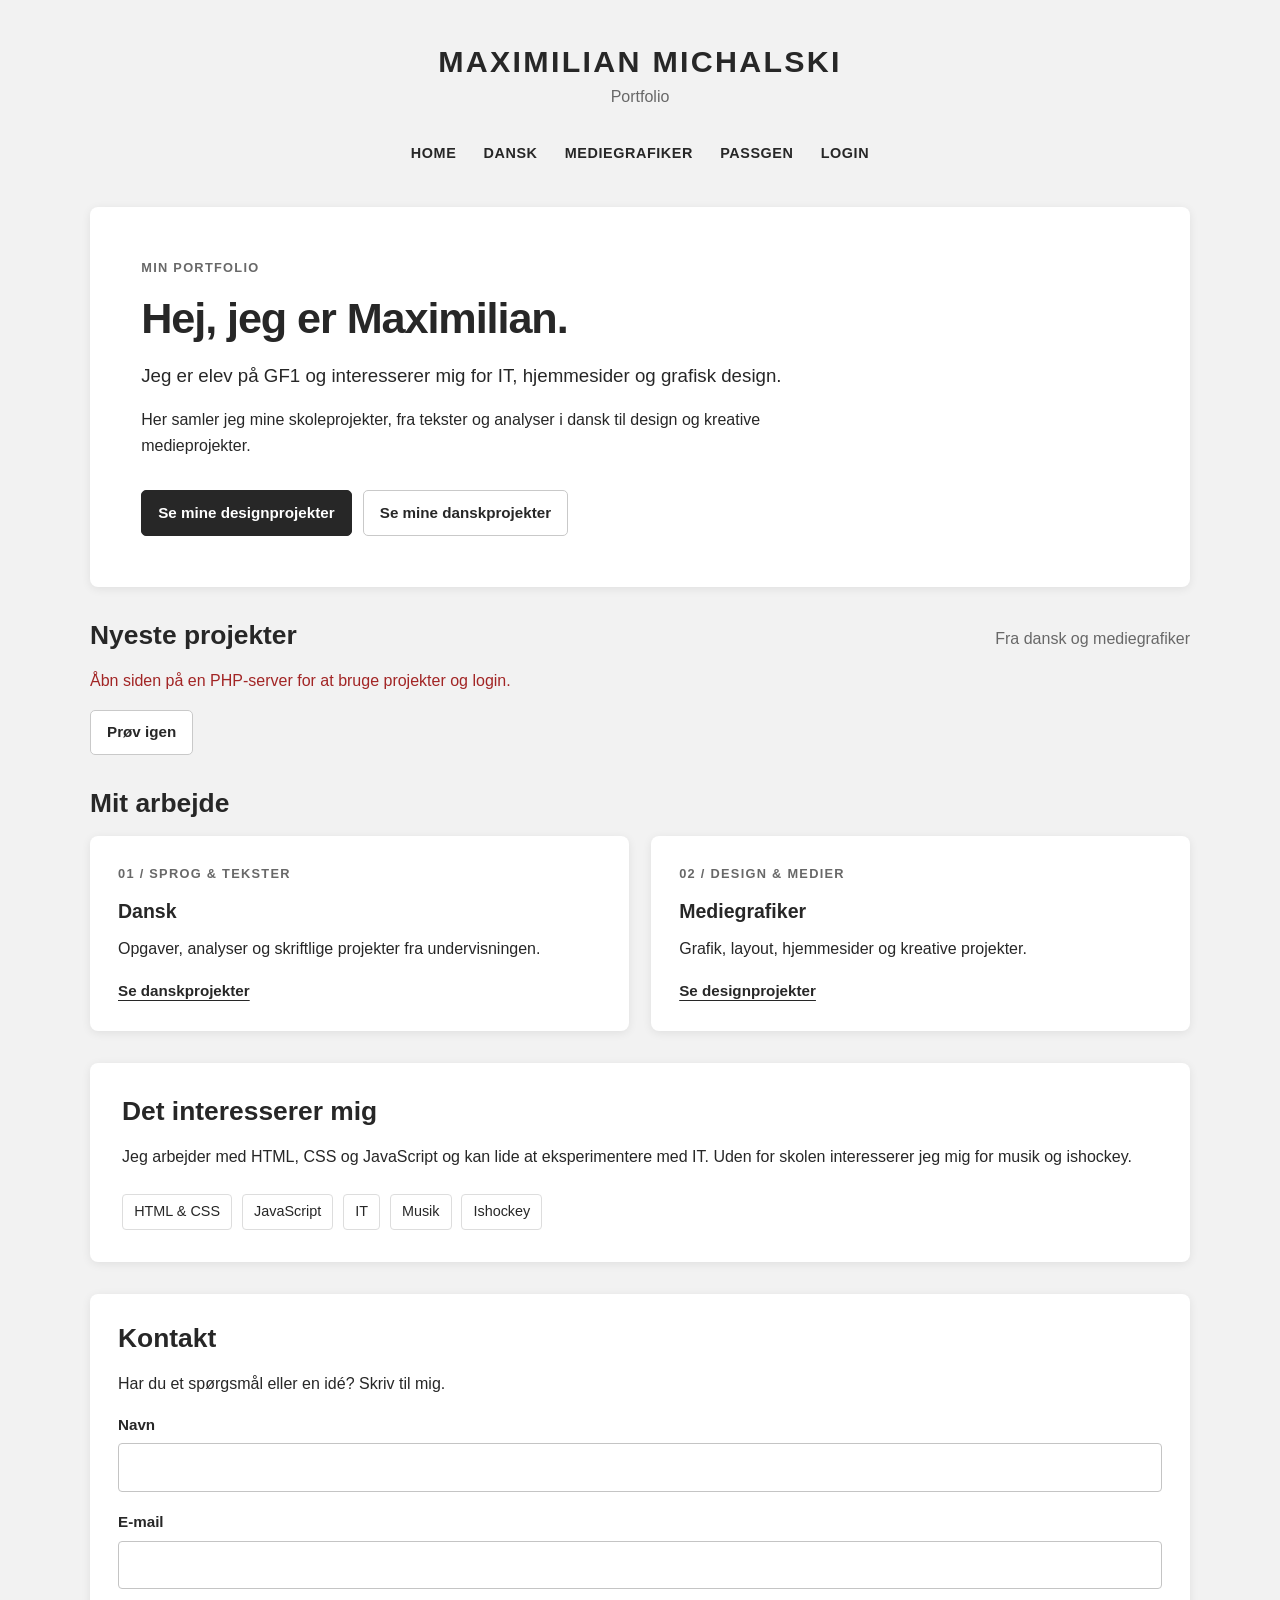
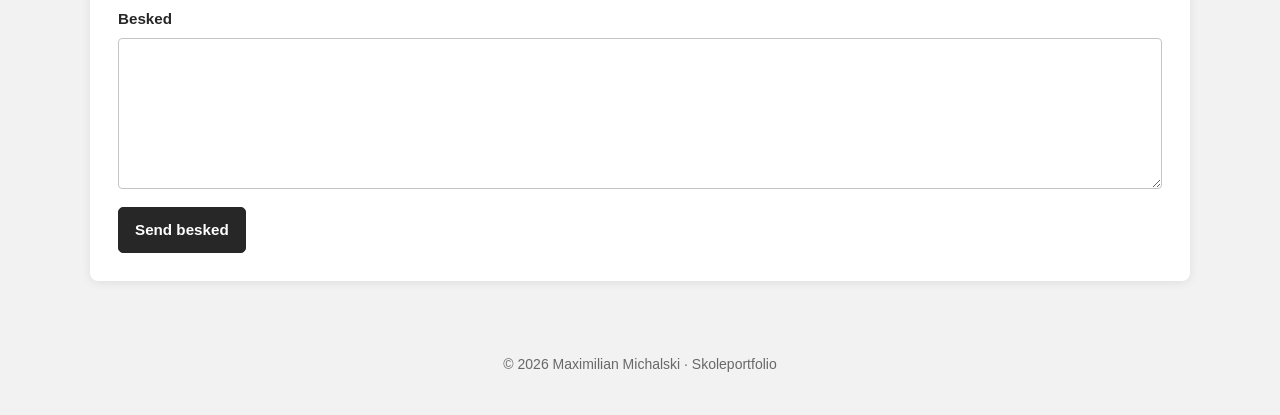
<file: index.html>
<!DOCTYPE html>
<html lang="da">
    <head>
        <meta charset="utf-8">
        <meta name="viewport" content="width=device-width, initial-scale=1">
        <meta name="description" content="Maximilian Michalskis portfolio med projekter i dansk og mediegrafik.">
        <title>Home · Maximilian Michalski</title>
        <link rel="stylesheet" href="style.css">
        <script src="script.js?v=9" defer></script>
    </head>
    <body data-page="home">
        <a class="skip-link" href="#main">Spring til indhold</a>
        <header class="site-header">
            <h1>MAXIMILIAN MICHALSKI</h1>
            <p class="site-subtitle">Portfolio</p>
            <nav aria-label="Hovedmenu">
                <a href="index.html" data-page="home">HOME</a>
                <a href="dansk.html" data-page="dansk">DANSK</a>
                <a href="mediegrafiker.html" data-page="mediegrafiker">MEDIEGRAFIKER</a>
                <a href="passgen.html" data-page="passgen">PASSGEN</a>
                <a href="login.html" data-auth-link>LOGIN</a>
                <button type="button" class="nav-logout" data-logout hidden>LOG UD</button>
            </nav>
        </header>
        <main id="main" class="container">
            <section class="card hero">
                <p class="eyebrow">MIN PORTFOLIO</p>
                <h2 data-edit="hero_title" data-label="Forside: overskrift">Hej, jeg er Maximilian.</h2>
                <p class="lead" data-edit="hero_lead" data-label="Forside: indledning">Jeg er elev på GF1 og interesserer mig for IT, hjemmesider og grafisk design.</p>
                <p data-edit="hero_text" data-label="Forside: tekst">Her samler jeg mine skoleprojekter, fra tekster og analyser i dansk til design og kreative medieprojekter.</p>
                <div class="actions">
                    <a class="button" href="mediegrafiker.html">Se mine designprojekter</a>
                    <a class="button button-secondary" href="dansk.html">Se mine danskprojekter</a>
                </div>
            </section>
            <section aria-labelledby="latest-heading">
                <div class="section-heading">
                    <h2 id="latest-heading">Nyeste projekter</h2>
                    <span class="muted">Fra dansk og mediegrafiker</span>
                </div>
                <p id="projects-status" class="status" role="status">Henter projekter…</p>
                <div id="posts" class="grid three-columns" data-latest="3">

                </div>
                <button class="button button-secondary" id="retry-posts" type="button" hidden>Prøv igen</button>
            </section>
            <section aria-labelledby="work-heading">
            <div class="section-heading">
                <h2 id="work-heading">Mit arbejde</h2>
            </div>
            <div class="grid two-columns">
                <article class="card">
                    <p class="eyebrow">01 / SPROG &amp; TEKSTER</p>
                    <h3>Dansk</h3>
                    <p>Opgaver, analyser og skriftlige projekter fra undervisningen.</p>
                    <a class="text-link" href="dansk.html">Se danskprojekter</a>
                </article>
                <article class="card">
                    <p class="eyebrow">02 / DESIGN &amp; MEDIER</p>
                    <h3>Mediegrafiker</h3>
                    <p>Grafik, layout, hjemmesider og kreative projekter.</p>
                    <a class="text-link" href="mediegrafiker.html">Se designprojekter</a>
                </article>
            </div>
            </section>
            <section class="card about">
                <h2 data-edit="about_title" data-label="Forside: overskrift om mig">Det interesserer mig</h2>
                <p data-edit="about_text" data-label="Forside: om mig">
                    Jeg arbejder med HTML, CSS og JavaScript og kan lide at eksperimentere
                    med IT. Uden for skolen interesserer jeg mig for musik og ishockey.
                </p>
                <ul class="skills" aria-label="Interesser og værktøjer">
                    <li>HTML &amp; CSS</li>
                    <li>JavaScript</li>
                    <li>IT</li>
                    <li>Musik</li>
                    <li>Ishockey</li>
                </ul>
            </section>
            <section class="card" aria-labelledby="contact-heading">
                <h2 id="contact-heading">Kontakt</h2>
                <p>Har du et spørgsmål eller en idé? Skriv til mig.</p>
                <p id="contact-status" class="status" role="status"></p>
                <form id="contact-form">
                    <label for="c-name">Navn</label>
                    <input id="c-name" name="name" maxlength="100" autocomplete="name" required>
                    <label for="c-email">E-mail</label>
                    <input id="c-email" name="email" type="email" maxlength="200" autocomplete="email" required>
                    <label for="c-text">Besked</label>
                    <textarea id="c-text" name="text" rows="5" maxlength="5000" required></textarea>
                    <div class="hp" aria-hidden="true"><label>Website <input name="website" tabindex="-1" autocomplete="off"></label></div>
                    <button class="button" type="submit">Send besked</button>
                </form>
            </section>
        </main>
        <footer class="site-footer">
            <p>© <span data-year>2026</span> Maximilian Michalski · Skoleportfolio</p>
        </footer>
        <noscript>
            <p class="noscript">Aktivér JavaScript for at vise projekter og bruge login.</p>
        </noscript>
    </body>
</html>
</file>
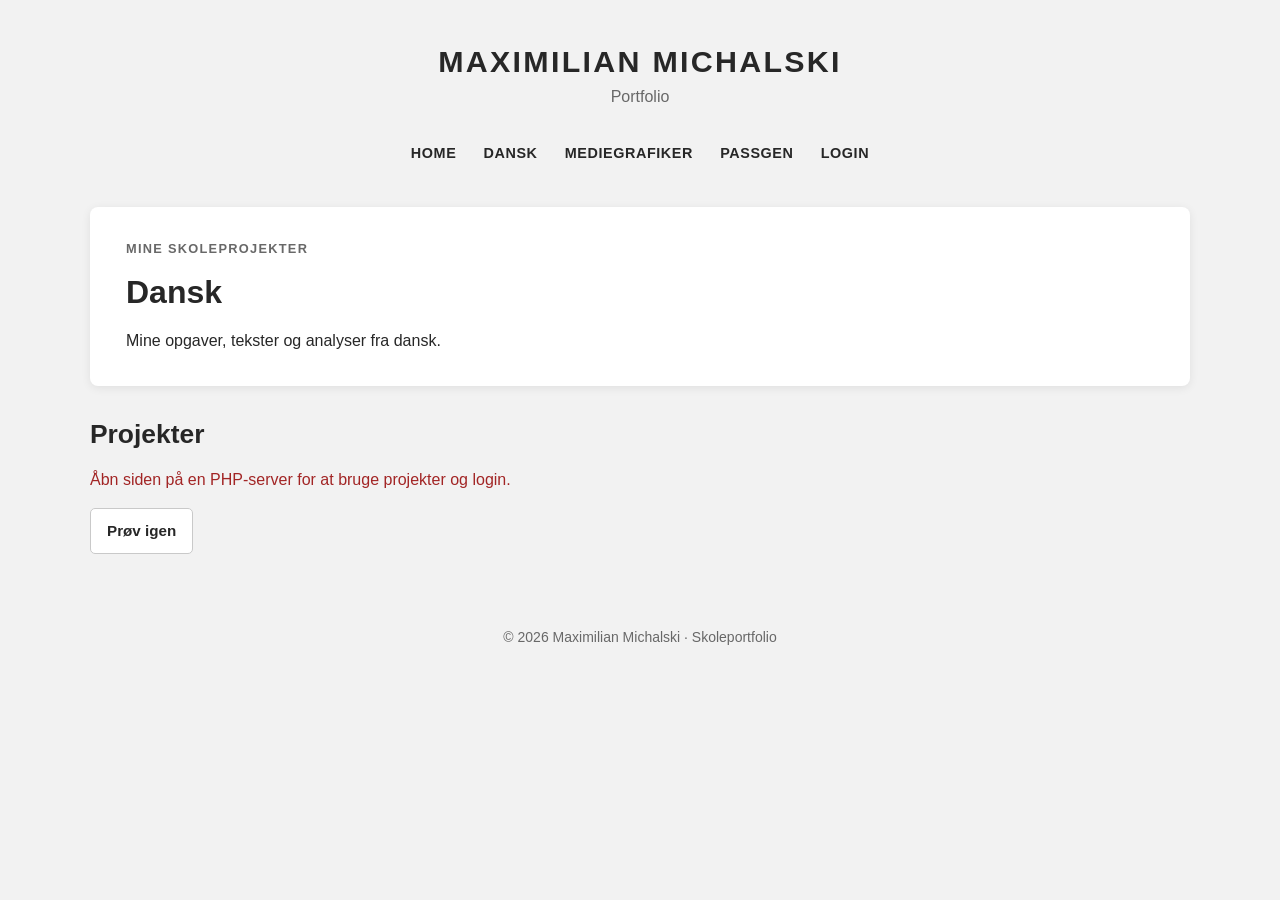
<file: dansk.html>
<!DOCTYPE html>
<html lang="da">
    <head>
        <meta charset="utf-8">
        <meta name="viewport" content="width=device-width, initial-scale=1">
        <meta name="description" content="Maximilian Michalskis portfolio med projekter i dansk og mediegrafik.">
        <title>Dansk · Maximilian Michalski</title>
        <link rel="stylesheet" href="style.css">
        <script src="script.js?v=9" defer></script>
    </head>
    <body data-page="dansk">
        <a class="skip-link" href="#main">Spring til indhold</a>
        <header class="site-header">
            <h1>MAXIMILIAN MICHALSKI</h1>
            <p class="site-subtitle">Portfolio</p>
            <nav aria-label="Hovedmenu">
                <a href="index.html" data-page="home">HOME</a>
                <a href="dansk.html" data-page="dansk">DANSK</a>
                <a href="mediegrafiker.html" data-page="mediegrafiker">MEDIEGRAFIKER</a>
                <a href="passgen.html" data-page="passgen">PASSGEN</a>
                <a href="login.html" data-auth-link>LOGIN</a>
                <button type="button" class="nav-logout" data-logout hidden>LOG UD</button>
            </nav>
        </header>
        <main id="main" class="container">
            <section class="card page-intro">
                <p class="eyebrow">MINE SKOLEPROJEKTER</p>
                <h2>Dansk</h2>
                <p data-edit="dansk_intro" data-label="Dansk: introtekst">Mine opgaver, tekster og analyser fra dansk.</p>
            </section>
            <section aria-label="Danskprojekter">
                <div class="section-heading">
                    <h2>Projekter</h2>
                    <span id="post-count" class="muted"></span>
                </div>
                <p id="projects-status" class="status" role="status">Henter projekter…</p>
                <div id="posts" class="grid two-columns" data-category="dansk"></div>
                <button class="button button-secondary" id="retry-posts" type="button" hidden>Prøv igen</button>
            </section>
        </main>
        <footer class="site-footer">
            <p>© <span data-year>2026</span> Maximilian Michalski · Skoleportfolio</p>
        </footer>
        <noscript>
            <p class="noscript">Aktivér JavaScript for at vise projekter og bruge login.</p>
        </noscript>
    </body>
</html>
</file>
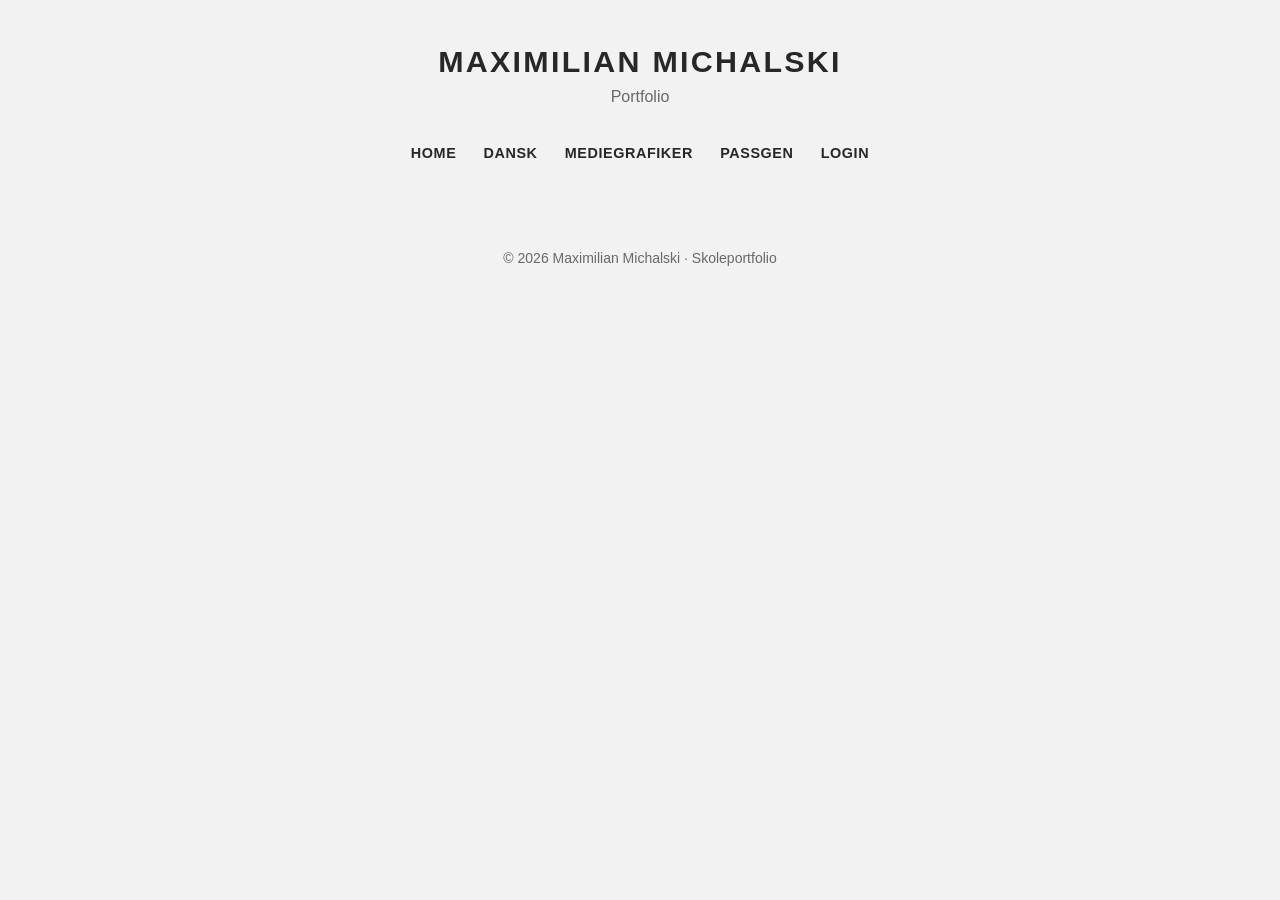
<file: dashboard.html>
<!DOCTYPE html>
<html lang="da">
    <head>
        <meta charset="utf-8">
        <meta name="viewport" content="width=device-width, initial-scale=1">
        <meta name="description" content="Maximilian Michalskis portfolio med projekter i dansk og mediegrafik.">
        <title>Dashboard · Maximilian Michalski</title>
        <link rel="stylesheet" href="style.css">
        <script src="script.js?v=9" defer></script>
        <script src="admin.js" defer></script>
    </head>
    <body data-page="dashboard">
        <a class="skip-link" href="#main">Spring til indhold</a>
        <header class="site-header">
            <h1>MAXIMILIAN MICHALSKI</h1>
            <p class="site-subtitle">Portfolio</p>
            <nav aria-label="Hovedmenu">
                <a href="index.html" data-page="home">HOME</a>
                <a href="dansk.html" data-page="dansk">DANSK</a>
                <a href="mediegrafiker.html" data-page="mediegrafiker">MEDIEGRAFIKER</a>
                <a href="passgen.html" data-page="passgen">PASSGEN</a>
                <a href="login.html" data-auth-link>LOGIN</a>
                <button type="button" class="nav-logout" data-logout hidden>LOG UD</button>
            </nav>
        </header>
        <main id="main" class="container">
            <section class="card page-intro">
                <p class="eyebrow">DIT ARBEJDSOMRÅDE</p>
                <h2>Dashboard</h2>
                <p>Upload et projekt, og vælg hvor det skal vises.</p>
                <div class="dashboard-stats">
                    <span>Projekter i alt: <strong id="total-count">0</strong></span>
                    <span><strong id="dansk-count">0</strong> i dansk</span>
                    <span><strong id="media-count">0</strong> i mediegrafiker</span>
                </div>
            </section>
            <nav class="tabs" aria-label="Dashboard-sektioner">
                <button type="button" class="button button-secondary" data-tab="projects" aria-pressed="true">Projekter</button>
                <button type="button" class="button button-secondary" data-tab="look" aria-pressed="false">Udseende</button>
                <button type="button" class="button button-secondary" data-tab="inbox" aria-pressed="false">Beskeder <span id="unread-badge"></span></button>
                <button type="button" class="button button-secondary" data-tab="stats" aria-pressed="false">Statistik</button>
            </nav>
            <div class="dashboard-grid" id="panel-projects" data-panel>
                <section class="card editor" aria-labelledby="editor-title">
                    <h2 id="editor-title">Nyt projekt</h2>
                    <p id="editor-status" class="status" role="status"></p>
                    <form id="project-form">
                        <input type="hidden" id="post-id" name="id">
                        <label for="title">Titel <span aria-hidden="true">*</span></label>
                        <input id="title" name="title" maxlength="120" required>
                        <div class="form-row">
                            <div>
                                <label for="category">Kategori</label>
                                <select id="category" name="category">
                                    <option value="dansk">Dansk</option>
                                    <option value="mediegrafiker">Mediegrafiker</option>
                                </select>
                            </div>
                            <div>
                                <label for="date">Dato</label>
                                <input id="date" name="date" type="date" required>
                            </div>
                        </div>
                        <label for="description">Beskrivelse</label>
                        <textarea id="description" name="description" maxlength="20000" rows="4"></textarea>
                        <label for="file">Projektfiler
                            <span id="file-required-mark" aria-hidden="true">*</span>
                        </label>
                        <input id="file" name="files[]" type="file" multiple
                            required
                            aria-describedby="file-help current-file">
                        <p class="field-help" id="file-help">
                            Vælg så mange filer, du vil, af alle typer og størrelser (hold Ctrl/Cmd nede for at vælge flere).
                        </p>
                        <p id="current-file" class="small" hidden>
                        </p>
                        <label for="thumbnail">Forsidebillede
                            <span class="muted">(valgfrit)</span>
                        </label>
                        <input id="thumbnail" name="thumbnail" type="file"
                            accept="image/jpeg,image/png,image/gif,image/webp"
                            aria-describedby="thumbnail-help">
                        <p class="field-help" id="thumbnail-help">
                            JPG, PNG, GIF eller WebP. Maks. 5 MB.
                        </p>
                        <img id="thumbnail-preview" class="thumbnail-preview" alt="Valgt forsidebillede" hidden>
                        <label class="checkbox-label" id="remove-thumbnail-label" hidden>
                            <input type="checkbox" name="remove_thumbnail" value="1" id="remove-thumbnail">
                            Fjern eksisterende forsidebillede
                        </label>
                        <div class="form-row">
                            <div>
                                <label for="status">Status</label>
                                <select id="status" name="status"><option value="published">Udgivet</option><option value="draft">Kladde (skjult)</option></select>
                            </div>
                            <div>
                                <label for="publish_at">Udgiv fra <span class="muted">(valgfri)</span></label>
                                <input id="publish_at" name="publish_at" type="date">
                            </div>
                        </div>
                        <div class="actions">
                            <button class="button" id="publish-submit" type="submit" disabled>Udgiv projekt</button>
                            <button class="button button-secondary" id="cancel-edit" type="button" hidden>Annuller redigering</button>
                        </div>
                    <progress id="upload-progress" class="upload-progress" max="100" value="0" hidden></progress>
                </form >
                    <p class="small muted">
                       Udgivne projekter er synlige for alle besøgende.
                    </p>

                </section>
                <section aria-labelledby="manage-heading">
                    <div class="section-heading">
                        <h2 id="manage-heading">Dine projekter</h2>
                    </div>
                    <p id="manage-status">Henter projekter…</p>
                    <button id="retry-manage" type="button" hidden>Prøv igen</button>
                    <div id="manage-posts">
                    </div>
                </section>
            </div>
            <section class="card" id="panel-look" data-panel hidden>
                <h2>Udseende og tekster</h2>
                <p class="muted">Ændringerne vises på hele hjemmesiden. Tomme eller uændrede tekster bruger standardteksten.</p>
                <p id="look-status" class="status" role="status"></p>
                <form id="look-form">
                    <h3>Farver og skrift</h3>
                    <div class="color-row">
                        <label>Baggrund <input type="color" name="bg"></label>
                        <label>Kort <input type="color" name="card"></label>
                        <label>Tekst <input type="color" name="text"></label>
                        <label>Knapper <input type="color" name="accent"></label>
                    </div>
                    <label for="look-font">Skrifttype</label>
                    <select id="look-font" name="font"><option value="arial">Arial</option><option value="georgia">Georgia</option><option value="system">System</option></select>
                    <h3>Tekster</h3>
                    <div id="look-texts"></div>
                    <div class="actions">
                        <button class="button" type="submit">Gem udseende</button>
                        <button class="button button-secondary" type="button" id="look-reset">Nulstil alt</button>
                    </div>
                </form>
            </section>
            <section class="card" id="panel-inbox" data-panel hidden>
                <h2>Beskeder</h2>
                <label class="checkbox-label"><input type="checkbox" id="show-archived"> Vis arkiverede</label>
                <p id="msg-status" class="status" role="status"></p>
                <div id="msg-list" class="manage-posts"></div>
            </section>
            <section class="card" id="panel-stats" data-panel hidden>
                <h2>Statistik</h2>
                <p id="stats-status" class="status" role="status"></p>
                <div id="stats-body"></div>
            </section>
            <dialog id="delete-dialog" aria-labelledby="delete-title">
                <h2 id="delete-title">Slet projekt?</h2>
                <p>Er du sikker på, at du vil slette <strong id="delete-description"></strong>?</p>
                <p id="delete-status" class="status" role="status"></p>
                <div class="actions">
                    <button class="button button-secondary" id="cancel-delete" type="button">Annuller</button>
                    <button class="button" id="confirm-delete" type="button">Slet projekt</button>
                </div>
            </dialog>
        </main>
        <footer	class="site-footer">
            <p>© 
                <span data-year>2026</span> Maximilian Michalski · Skoleportfolio
            </p>
        </footer>
        <noscript>
            <p class="noscript">
                Aktivér JavaScript for at vise projekter og bruge login.
            </p>
        </noscript>

    </body>
</html>
</file>
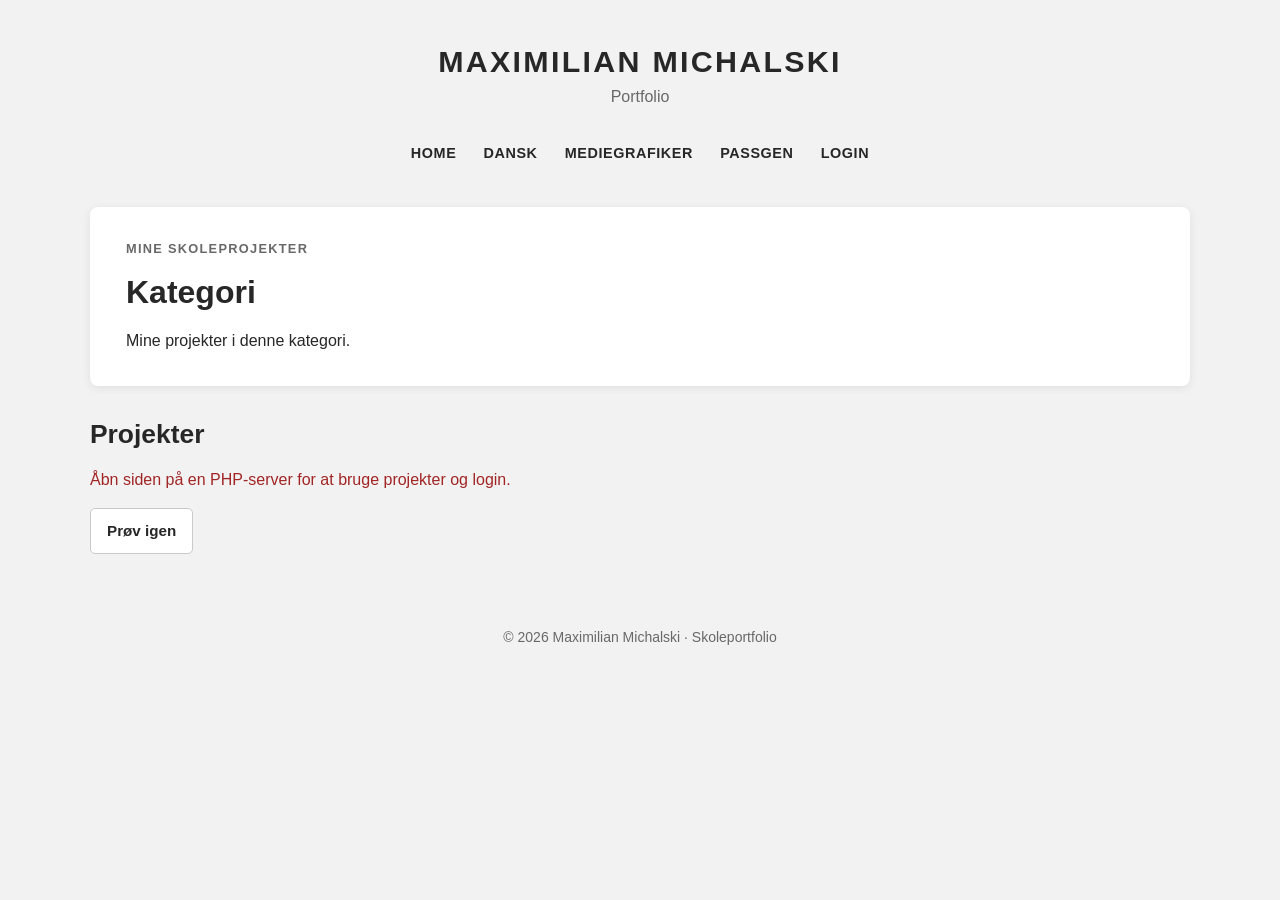
<file: kategori.html>
<!DOCTYPE html>
<html lang="da">
    <head>
        <meta charset="utf-8">
        <meta name="viewport" content="width=device-width, initial-scale=1">
        <meta name="description" content="Maximilian Michalskis portfolio med projekter i dansk og mediegrafik.">
        <title>Kategori · Maximilian Michalski</title>
        <link rel="stylesheet" href="style.css">
        <script src="script.js?v=9" defer></script>
    </head>
    <body data-page="kategori">
        <a class="skip-link" href="#main">Spring til indhold</a>
        <header class="site-header">
            <h1>MAXIMILIAN MICHALSKI</h1>
            <p class="site-subtitle">Portfolio</p>
            <nav aria-label="Hovedmenu">
                <a href="index.html" data-page="home">HOME</a>
                <a href="dansk.html" data-page="dansk">DANSK</a>
                <a href="mediegrafiker.html" data-page="mediegrafiker">MEDIEGRAFIKER</a>
                <a href="passgen.html" data-page="passgen">PASSGEN</a>
                <a href="login.html" data-auth-link>LOGIN</a>
                <button type="button" class="nav-logout" data-logout hidden>LOG UD</button>
            </nav>
        </header>
        <main id="main" class="container">
            <section class="card page-intro">
                <p class="eyebrow">MINE SKOLEPROJEKTER</p>
                <h2 id="category-title">Kategori</h2>
                <p>Mine projekter i denne kategori.</p>
            </section>
            <section aria-label="Projekter">
                <div class="section-heading">
                    <h2>Projekter</h2>
                    <span id="post-count" class="muted"></span>
                </div>
                <p id="projects-status" class="status" role="status">Henter projekter…</p>
                <div id="posts" class="grid two-columns"></div>
                <button class="button button-secondary" id="retry-posts" type="button" hidden>Prøv igen</button>
            </section>
        </main>
        <footer class="site-footer">
            <p>© <span data-year>2026</span> Maximilian Michalski · Skoleportfolio</p>
        </footer>
        <noscript>
            <p class="noscript">Aktivér JavaScript for at vise projekter og bruge login.</p>
        </noscript>
    </body>
</html>
</file>
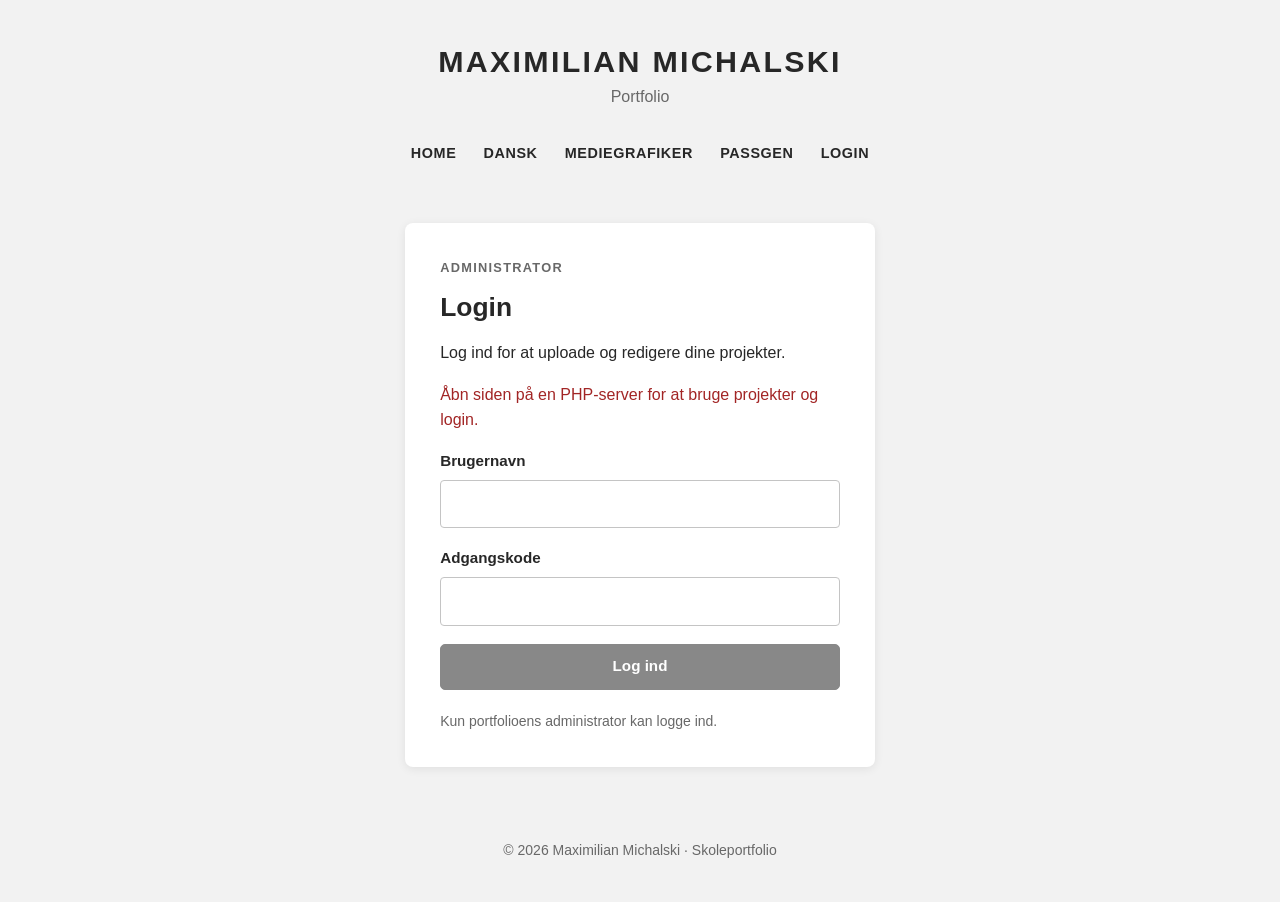
<file: login.html>
<!DOCTYPE html>
<html lang="da">
    <head>
        <meta charset="utf-8">
        <meta name="viewport" content="width=device-width, initial-scale=1">
        <meta name="description" content="Maximilian Michalskis portfolio med projekter i dansk og mediegrafik.">
        <title>Login · Maximilian Michalski</title>
        <link rel="stylesheet" href="style.css">
        <script src="script.js?v=9" defer></script>
    </head>
    <body data-page="login">
        <a class="skip-link" href="#main">Spring til indhold</a>
        <header class="site-header">
            <h1>MAXIMILIAN MICHALSKI</h1>
            <p class="site-subtitle">Portfolio</p>
            <nav aria-label="Hovedmenu">
                <a href="index.html" data-page="home">HOME</a>
                <a href="dansk.html" data-page="dansk">DANSK</a>
                <a href="mediegrafiker.html" data-page="mediegrafiker">MEDIEGRAFIKER</a>
                <a href="passgen.html" data-page="passgen">PASSGEN</a>
                <a href="login.html" data-auth-link>LOGIN</a>
                <button type="button" class="nav-logout" data-logout hidden>LOG UD</button>
            </nav>
        </header>
        <main id="main" class="container">
            <section class="card login-card">
                <p class="eyebrow">ADMINISTRATOR</p>
                <h2>Login</h2>
                <p>Log ind for at uploade og redigere dine projekter.</p>
                <p id="login-status" class="status" role="status">Forbinder…</p>
                <form id="login-form">
                    <label for="username">Brugernavn</label>
                    <input id="username" name="username" autocomplete="username" maxlength="40" required>
                    <label for="password">Adgangskode</label>
                    <input id="password" name="password" type="password" autocomplete="current-password" required>
                    <button class="button" type="submit" id="login-submit" disabled>Log ind</button>
                </form>
                <p class="small muted">Kun portfolioens administrator kan logge ind.</p>
            </section>
        </main>
        <footer class="site-footer">
            <p>© <span data-year>2026</span> Maximilian Michalski · Skoleportfolio</p>
        </footer>
        <noscript>
            <p class="noscript">Aktivér JavaScript for at vise projekter og bruge login.</p>
        </noscript>
    </body>
</html>
</file>
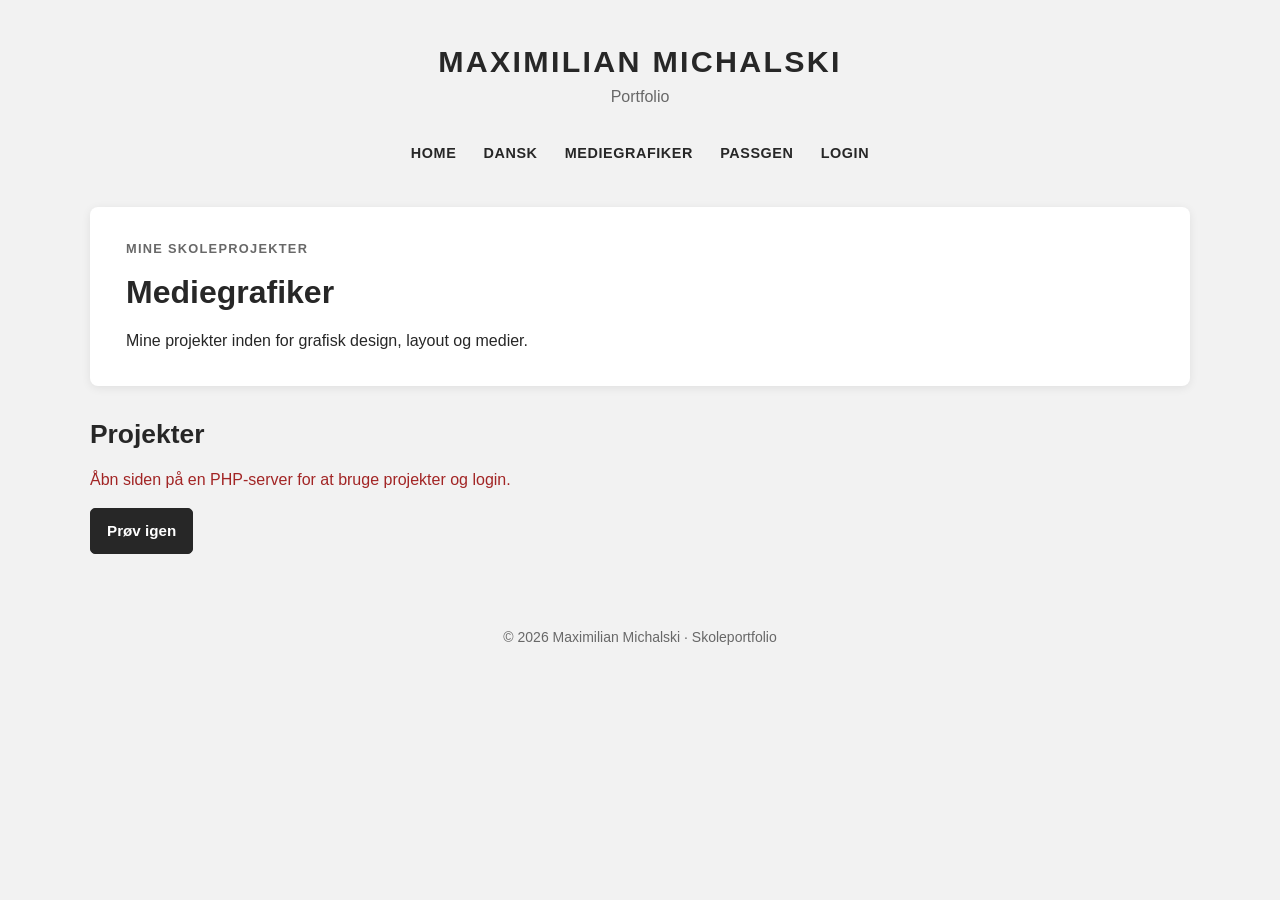
<file: mediegrafiker.html>
<!DOCTYPE html>
<html lang="da">
    <head>
        <meta charset="utf-8">
        <meta name="viewport" content="width=device-width, initial-scale=1">
        <meta name="description" content="Maximilian Michalskis portfolio med projekter i dansk og mediegrafik.">
        <title>Mediegrafiker · Maximilian Michalski</title>
        <link rel="stylesheet" href="style.css">
        <script src="script.js?v=9" defer></script>
    </head>
    <body data-page="mediegrafiker">
        <a class="skip-link" href="#main">Spring til indhold</a>
        <header class="site-header">
            <h1>MAXIMILIAN MICHALSKI</h1>
            <p class="site-subtitle">Portfolio</p>
            <nav aria-label="Hovedmenu">
                <a href="index.html" data-page="home">HOME</a>
                <a href="dansk.html" data-page="dansk">DANSK</a>
                <a href="mediegrafiker.html" data-page="mediegrafiker">MEDIEGRAFIKER</a>
                <a href="passgen.html" data-page="passgen">PASSGEN</a>
                <a href="login.html" data-auth-link>LOGIN</a>
                <button type="button" class="nav-logout" data-logout hidden>LOG UD</button>
            </nav>
        </header>
        <main id="main" class="container">
            <section class="card page-intro">
                <p class="eyebrow">MINE SKOLEPROJEKTER</p>
                <h2>Mediegrafiker</h2>
                <p data-edit="media_intro" data-label="Mediegrafiker: introtekst">Mine projekter inden for grafisk design, layout og medier.</p>
            </section>
            <section aria-label="Mediegrafikerprojekter">
                <div class="section-heading">
                    <h2>Projekter</h2>
                    <span id="post-count" class="muted"></span>
                </div>
                <p id="projects-status" class="status" role="status">Henter projekter…</p>
                <div id="posts" class="grid two-columns" data-category="mediegrafiker"></div>
                <button class="button" type="button" id="retry-posts" hidden>Prøv igen</button>
            </section>
        </main>
        <footer class="site-footer">
            <p>© <span data-year>2026</span> Maximilian Michalski · Skoleportfolio</p>
        </footer>
        <noscript>
            <p class="noscript">Aktivér JavaScript for at vise projekter og bruge login.</p>
        </noscript>
    </body>
</html>
</file>
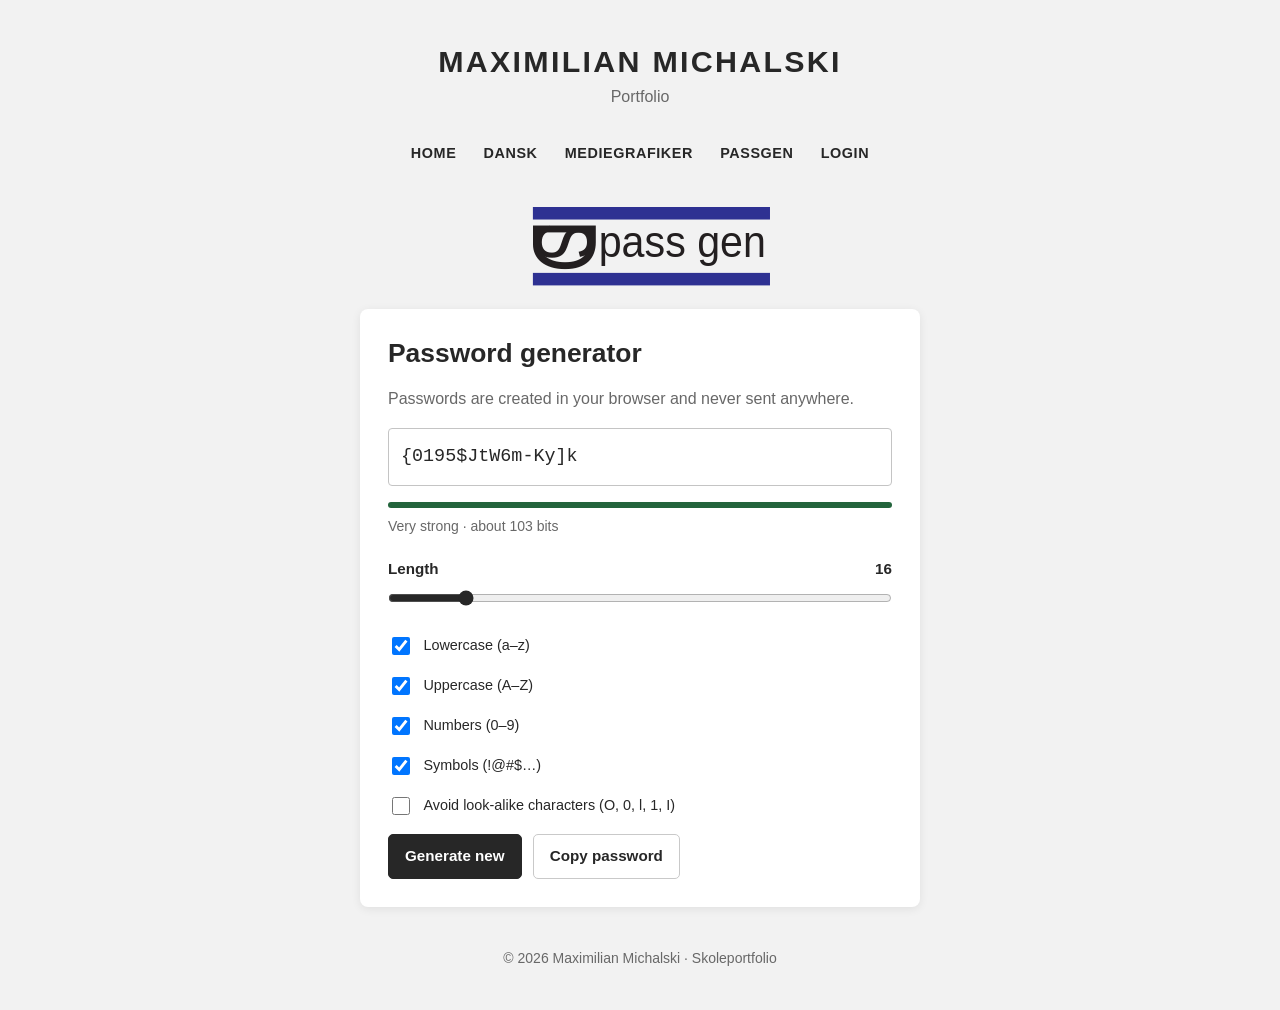
<file: passgen.html>
<!DOCTYPE html>
<html lang="da">
    <head>
        <meta charset="utf-8">
        <meta name="viewport" content="width=device-width, initial-scale=1">
        <meta name="description" content="Maximilian Michalskis portfolio med projekter i dansk og mediegrafik.">
        <title>Login · Maximilian Michalski</title>
        <link rel="stylesheet" href="style.css">
        <script src="script.js?v=9" defer></script>
        <style>
            /* Embed-specific */
            .pw-embed {
                max-width: 560px;
                margin: 0 auto
            }
        
            .pw-logo {
                display: block;
                width: min(260px, 70%);
                height: auto;
                margin: 0 auto 1.5rem
            }
        
            .pw-output {
                display: block;
                width: 100%;
                border: 1px solid #c4c4c4;
                border-radius: 4px;
                background: var(--card);
                color: var(--text);
                padding: .85rem .75rem;
                font-family: ui-monospace, Menlo, Consolas, monospace;
                font-size: 1.15rem;
                overflow-wrap: anywhere;
                min-height: 3.4rem
            }
        
            .pw-length {
                display: flex;
                justify-content: space-between;
                align-items: baseline;
                margin: 1.25rem 0 .4rem;
                font-weight: 700;
                font-size: .95rem
            }
        
            .pw-embed input[type=range] {
                width: 100%;
                accent-color: var(--accent);
                margin: 0 0 .75rem
            }
        
            .pw-meter {
                height: 6px;
                border-radius: 3px;
                background: #e9e9e9;
                margin-top: 1rem;
                overflow: hidden
            }
        
            .pw-meter span {
                display: block;
                height: 100%;
                width: 0;
                background: #a22525;
                transition: width .2s, background .2s
            }
        
            .pw-options {
                margin-top: .5rem
            }
        </style>
    </head>
    <body data-page="passgen">
        <a class="skip-link" href="#main">Spring til indhold</a>
        <header class="site-header">
            <h1>MAXIMILIAN MICHALSKI</h1>
            <p class="site-subtitle">Portfolio</p>
            <nav aria-label="Hovedmenu">
                <a href="index.html" data-page="home">HOME</a>
                <a href="dansk.html" data-page="dansk">DANSK</a>
                <a href="mediegrafiker.html" data-page="mediegrafiker">MEDIEGRAFIKER</a>
                <a href="passgen.html" data-page="passgen">PASSGEN</a>
                <a href="login.html" data-auth-link>LOGIN</a>
                <button type="button" class="nav-logout" data-logout hidden>LOG UD</button>
            </nav>
        </header>
        <main id="main" class="container">
            <div class="pw-embed">
                <svg class="pw-logo" style="overflow:visible" role="img" aria-label="Pass Gen" xmlns="http://www.w3.org/2000/svg" viewBox="0 0 310.08 93.52"><defs><style>.pl-1{font-size:109.19px}.pl-1,.pl-2,.pl-3{fill:#231f20;font-family:MyriadPro-Regular,'Myriad Pro',Arial,Helvetica,sans-serif}.pl-2{font-size:94.56px}.pl-4{fill:#2e3192}.pl-3{font-size:52.78px}</style></defs><rect class="pl-4" x="27.3" width="282.78" height="14.94"/><rect class="pl-4" x="27.3" y="78.58" width="282.78" height="14.94"/><text class="pl-2" transform="translate(32.12 19.52) rotate(90) scale(.85 1)"><tspan x="0" y="0" textLength="52" lengthAdjust="spacingAndGlyphs">S</tspan></text><text class="pl-1" transform="translate(27.3 14.94) rotate(90) scale(.88 1)"><tspan x="0" y="0" textLength="72" lengthAdjust="spacingAndGlyphs">D</tspan></text><text class="pl-3" transform="translate(105.77 59.12) scale(1.05 1)"><tspan x="0" y="0" textLength="190" lengthAdjust="spacingAndGlyphs">pass gen</tspan></text></svg>
                <div class="card">
                    <h2>Password generator</h2>
                    <p class="muted">Passwords are created in your browser and never sent anywhere.</p>

                    <output id="pw-out" class="pw-output" aria-live="polite" for="pw-len pw-lower pw-upper pw-num pw-sym"></output>
                    <div class="pw-meter" aria-hidden="true"><span id="pw-bar"></span></div>
                    <p class="small muted" id="pw-strength" style="margin-top:.4rem"></p>

                    <div class="pw-length"><label for="pw-len">Length</label><span id="pw-len-val">16</span></div>
                    <input id="pw-len" type="range" min="8" max="64" value="16">

                    <div class="pw-options">
                        <label class="checkbox-label"><input id="pw-lower" type="checkbox" checked> Lowercase (a–z)</label>
                        <label class="checkbox-label"><input id="pw-upper" type="checkbox" checked> Uppercase (A–Z)</label>
                        <label class="checkbox-label"><input id="pw-num" type="checkbox" checked> Numbers (0–9)</label>
                        <label class="checkbox-label"><input id="pw-sym" type="checkbox" checked> Symbols (!@#$…)</label>
                        <label class="checkbox-label"><input id="pw-amb" type="checkbox"> Avoid look-alike characters (O, 0, l, 1, I)</label>
                    </div>

                    <div class="actions">
                        <button class="button" id="pw-gen" type="button">Generate new</button>
                        <button class="button button-secondary" id="pw-copy" type="button">Copy password</button>
                    </div>
                    <p class="status" id="pw-status" role="status"></p>
                </div>
            </div>
        </main>
        <footer class="site-footer">
            <p>© <span data-year>2026</span> Maximilian Michalski · Skoleportfolio</p>
        </footer>
        <script>
            (function () {
                var $ = function (id) {return document.getElementById(id);};
                var sets = {
                    lower: "abcdefghijklmnopqrstuvwxyz",
                    upper: "ABCDEFGHIJKLMNOPQRSTUVWXYZ",
                    num: "0123456789",
                    sym: "!@#$%^&*()-_=+[]{};:,.?"
                };
                var ids = {lower: "pw-lower", upper: "pw-upper", num: "pw-num", sym: "pw-sym"};

                // Unbiased random integer in [0, max)
                function rand(max) {
                    var buf = new Uint32Array(1), limit = Math.floor(4294967296 / max) * max;
                    do {crypto.getRandomValues(buf);} while (buf[0] >= limit);
                    return buf[0] % max;
                }

                function status(msg, type) {
                    var s = $("pw-status");
                    s.textContent = msg || "";
                    s.className = "status" + (type ? " " + type : "");
                }

                function generate() {
                    var amb = $("pw-amb").checked, len = +$("pw-len").value, pools = [];
                    Object.keys(sets).forEach(function (k) {
                        if (!$(ids[k]).checked) return;
                        var p = sets[k];
                        if (amb) p = p.replace(/[O0l1I]/g, "");
                        pools.push(p);
                    });
                    $("pw-len-val").textContent = len;
                    if (!pools.length) {
                        $("pw-out").textContent = "";
                        meter(0, 0);
                        status("Select at least one character type.", "error");
                        return;
                    }
                    status("");
                    var all = pools.join(""), out = [];
                    pools.forEach(function (p) {out.push(p[rand(p.length)]);}); // one from each selected type
                    while (out.length < len) out.push(all[rand(all.length)]);
                    for (var i = out.length - 1; i > 0; i--) { // Fisher–Yates shuffle
                        var j = rand(i + 1), t = out[i]; out[i] = out[j]; out[j] = t;
                    }
                    out = out.slice(0, len);
                    $("pw-out").textContent = out.join("");
                    meter(len, all.length);
                }

                function meter(len, pool) {
                    var bits = len * Math.log2(pool || 1), pct, label, color;
                    if (bits < 40) {pct = 25; label = "Weak"; color = "#a22525";}
                    else if (bits < 64) {pct = 50; label = "Fair"; color = "#b7791f";}
                    else if (bits < 100) {pct = 75; label = "Strong"; color = "#23643c";}
                    else {pct = 100; label = "Very strong"; color = "#23643c";}
                    if (!len) {pct = 0; label = "";}
                    $("pw-bar").style.width = pct + "%";
                    $("pw-bar").style.background = color;
                    $("pw-strength").textContent = label ? label + " · about " + Math.round(bits) + " bits" : "";
                }

                function copy() {
                    var pw = $("pw-out").textContent;
                    if (!pw) return;
                    var done = function () {status("Password copied.", "success");};
                    var fail = function () {status("Copy failed. Select the password and copy it manually.", "error");};
                    if (navigator.clipboard && navigator.clipboard.writeText) {
                        navigator.clipboard.writeText(pw).then(done, fail);
                    } else {
                        try {
                            var r = document.createRange(); r.selectNodeContents($("pw-out"));
                            var sel = getSelection(); sel.removeAllRanges(); sel.addRange(r);
                            document.execCommand("copy") ? done() : fail();
                        } catch (e) {fail();}
                    }
                }

                $("pw-gen").addEventListener("click", generate);
                $("pw-copy").addEventListener("click", copy);
                ["pw-len", "pw-lower", "pw-upper", "pw-num", "pw-sym", "pw-amb"].forEach(function (id) {
                    $(id).addEventListener("input", generate);
                });
                generate();
            })();
        </script>
        <noscript>
            <p class="noscript">Aktivér JavaScript for at vise projekter og bruge passgen.</p>
        </noscript>
    </body>
</html>
</file>
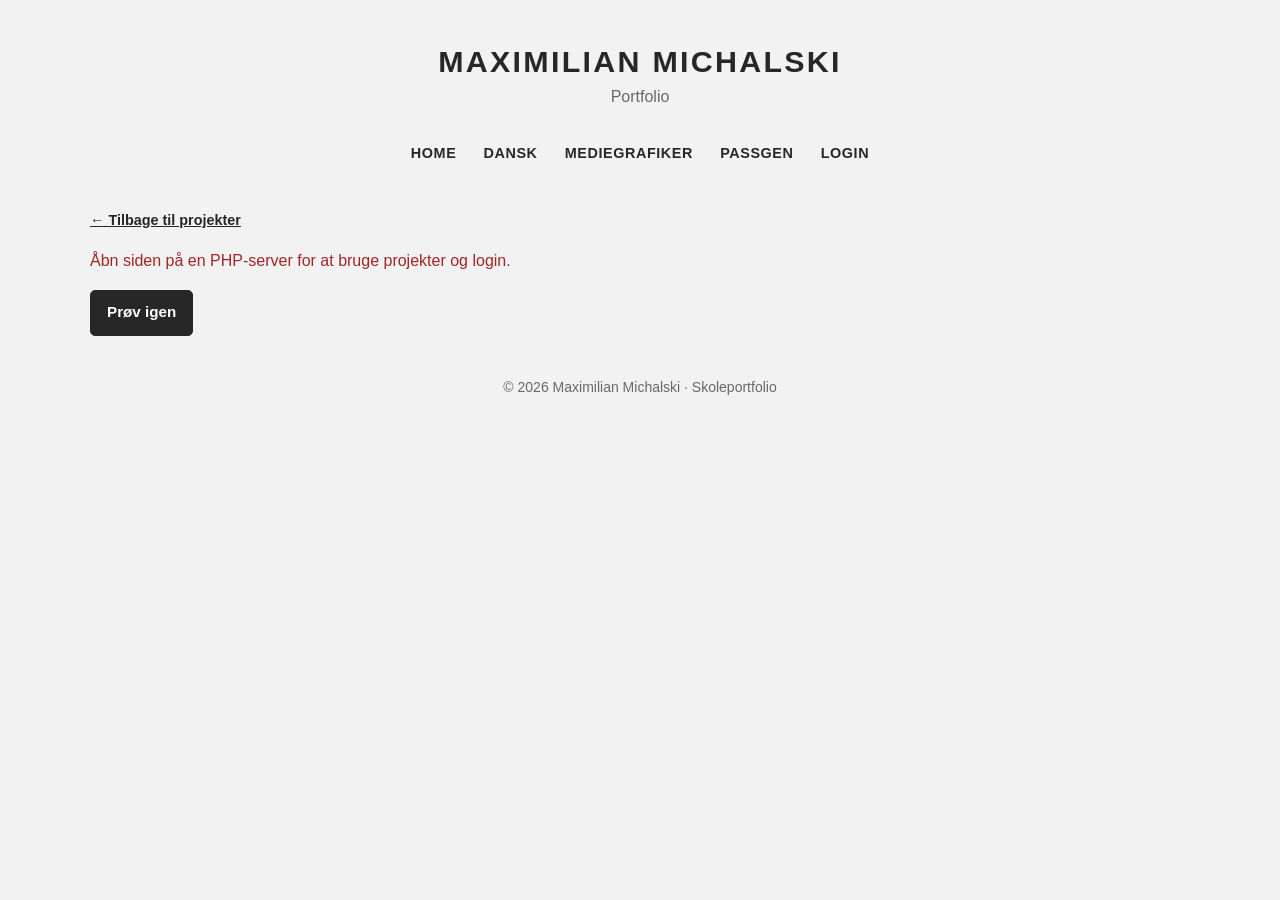
<file: projekt.html>
<!DOCTYPE html>
<html lang="da">
    <head>
        <meta charset="utf-8">
        <meta name="viewport" content="width=device-width, initial-scale=1">
        <meta name="description" content="Maximilian Michalskis portfolio med projekter i dansk og mediegrafik.">
        <title>Projekt · Maximilian Michalski</title>
        <link rel="stylesheet" href="style.css">
        <script src="script.js?v=9" defer></script>
    </head>
    <body data-page="projekt">
        <a class="skip-link" href="#main">Spring til indhold</a>
        <header class="site-header">
            <h1>MAXIMILIAN MICHALSKI</h1>
            <p class="site-subtitle">Portfolio</p>
            <nav aria-label="Hovedmenu">
                <a href="index.html" data-page="home">HOME</a>
                <a href="dansk.html" data-page="dansk">DANSK</a>
                <a href="mediegrafiker.html" data-page="mediegrafiker">MEDIEGRAFIKER</a>
                <a href="passgen.html" data-page="passgen">PASSGEN</a>
                <a href="login.html" data-auth-link>LOGIN</a>
                <button type="button" class="nav-logout" data-logout hidden>LOG UD</button>
            </nav>
        </header>
        <main id="main" class="container">
            <p><a id="back-link" class="back-link" href="index.html">← Tilbage til projekter</a></p>
            <p id="project-status" class="status" role="status">Henter projekt…</p>
            <button class="button" type="button" id="retry-project" hidden>Prøv igen</button>
            <article id="project" class="card project-detail" hidden></article>
        </main>
        <footer class="site-footer">
            <p>© <span data-year>2026</span> Maximilian Michalski · Skoleportfolio</p>
        </footer>
        <noscript>
            <p class="noscript">Aktivér JavaScript for at vise projekter og bruge login.</p>
        </noscript>
    </body>
</html>
</file>
<file: style.css>
/* Based on the light card layout described for SpigrootDev/Website. */
:root {
    font-family: var(--font, Arial, Helvetica, sans-serif);
    color: var(--text);
    background: var(--bg);
    line-height: 1.6;
    font-size: 16px;
    --text: #272727;
    --bg: #f2f2f2;
    --card: #ffffff;
    --accent: #272727;
    --muted: color-mix(in srgb, var(--text) 68%, var(--bg));
    --border: color-mix(in srgb, var(--text) 20%, var(--bg));
    --shadow: 0 2px 10px rgba(0, 0, 0, .08)
}

* {
    box-sizing: border-box
}

body {
    margin: 0
}

a {
    color: inherit
}

button,
input,
textarea,
select {
    font: inherit
}

button,
a,
input,
textarea,
select {
    -webkit-tap-highlight-color: transparent
}

button {
    cursor: pointer
}

button:disabled {
    opacity: .55;
    cursor: wait
}

[hidden] {
    display: none !important
}

:focus-visible {
    outline: 3px solid #226bc1;
    outline-offset: 4px
}

h1,
h2,
h3,
p {
    margin-top: 0
}

h2 {
    font-size: 1.65rem;
    line-height: 1.25;
    margin-bottom: 1rem
}

h3 {
    font-size: 1.22rem;
    line-height: 1.35;
    margin-bottom: .75rem
}

p {
    margin-bottom: 1rem
}

p:last-child {
    margin-bottom: 0
}

.skip-link {
    position: absolute;
    left: 1rem;
    top: -100px;
    z-index: 10;
    background: var(--card);
    padding: .8rem
}

.skip-link:focus {
    top: 1rem
}

.site-header {
    text-align: center;
    padding: 2.6rem 1rem 1.8rem
}

.site-header h1 {
    font-size: 1.9rem;
    letter-spacing: .075em;
    line-height: 1.25;
    margin-bottom: .3rem
}

.site-subtitle {
    color: var(--muted);
    margin-bottom: 1.25rem
}

.site-header nav {
    display: flex;
    justify-content: center;
    flex-wrap: wrap;
    align-items: center;
    gap: .35rem 1.2rem;
    min-height: 3rem
}

.site-header nav a,
.nav-logout {
    font-size: .9rem;
    font-weight: 700;
    letter-spacing: .04em;
    text-decoration: none;
    padding: .65rem .25rem;
    display: inline-block;
    border: 0;
    background: none;
    color: var(--text);
    transition: transform .15s ease
}

.site-header nav a:hover,
.nav-logout:hover {
    transform: scale(1.08)
}

.site-header nav a[aria-current=page] {
    text-decoration: underline;
    text-underline-offset: .5rem;
    text-decoration-thickness: 2px
}

.container {
    width: min(1100px, calc(100% - 3rem));
    margin: 0 auto
}

.container>section,
.dashboard-grid {
    margin-bottom: 2rem
}

.card {
    background: var(--card);
    border-radius: 8px;
    padding: 1.75rem;
    box-shadow: var(--shadow)
}

.hero {
    padding: 3.2rem;
    min-height: 320px;
    display: flex;
    flex-direction: column;
    align-items: flex-start;
    justify-content: center
}

.hero h2 {
    font-size: 2.7rem;
    letter-spacing: -.025em
}

.hero p {
    max-width: 690px
}

.lead {
    font-size: 1.17rem
}

.eyebrow {
    font-size: .8rem;
    letter-spacing: .1em;
    font-weight: 700;
    color: var(--muted);
    margin-bottom: .8rem
}

.actions {
    display: flex;
    flex-wrap: wrap;
    gap: .7rem;
    align-items: center;
    margin-top: 1rem
}

.button {
    display: inline-flex;
    align-items: center;
    justify-content: center;
    gap: .5rem;
    border: 1px solid var(--accent);
    background: var(--accent);
    color: white;
    border-radius: 5px;
    padding: .65rem 1rem;
    min-height: 44px;
    font-size: .95rem;
    font-weight: 700;
    line-height: 1.5;
    text-decoration: none;
    transition: background .15s
}

.button:hover {
    filter: brightness(1.35)
}

.button-secondary {
    background: var(--card);
    color: var(--text);
    border-color: var(--border)
}

.button-secondary:hover {
    background: #f2f2f2
}

.button-danger {
    background: #a22525;
    border-color: #a22525
}

.button-danger:hover {
    background: #7d1c1c
}

.text-link {
    font-size: .95rem;
    font-weight: 700;
    text-underline-offset: .25rem
}

.text-link:hover {
    color: #555
}

.grid {
    display: grid;
    gap: 1.4rem
}

.three-columns {
    grid-template-columns: repeat(3, minmax(0, 1fr))
}

.two-columns {
    grid-template-columns: repeat(2, minmax(0, 1fr))
}

.section-heading {
    display: flex;
    align-items: baseline;
    justify-content: space-between;
    gap: 1rem;
    margin-bottom: 1rem
}

.section-heading h2 {
    margin: 0
}

.muted {
    color: var(--muted)
}

.small,
.field-help {
    font-size: .875rem
}

.skills {
    list-style: none;
    display: flex;
    flex-wrap: wrap;
    gap: .6rem;
    padding: 0;
    margin: 1.5rem 0 0
}

.skills li {
    border: 1px solid #ddd;
    border-radius: 4px;
    padding: .35rem .7rem;
    font-size: .9rem
}

.about {
    padding: 2rem
}

.page-intro {
    padding: 2rem 2.25rem
}

.page-intro h2 {
    font-size: 2rem
}

.site-footer {
    text-align: center;
    padding: 2.5rem 1rem;
    color: var(--muted);
    font-size: .875rem
}

.status:empty {
    display: none
}

.status {
    color: var(--muted);
    margin-bottom: 1rem
}

.status.error {
    color: #a22525
}

.status.success {
    color: #23643c
}

.empty-state {
    grid-column: 1/-1;
    background: var(--card);
    border: 1px dashed #c7c7c7;
    padding: 2rem;
    border-radius: 8px;
    color: var(--muted)
}

.project-card {
    display: flex;
    flex-direction: column;
    overflow: hidden;
    padding: 0;
    overflow-wrap: anywhere
}

.project-body {
    padding: 1.6rem;
    display: flex;
    flex-direction: column;
    flex: 1
}

.project-image {
    width: 100%;
    height: 190px;
    object-fit: cover;
    display: block;
    background: #e9e9e9
}

.project-meta {
    font-size: .85rem;
    color: var(--muted);
    display: flex;
    flex-wrap: wrap;
    gap: .5rem;
    align-items: center;
    margin-bottom: .75rem
}

.category-badge {
    font-size: .8rem;
    font-weight: 700;
    border: 1px solid #ddd;
    border-radius: 4px;
    padding: .12rem .4rem;
    color: #444
}

.project-description {
    white-space: pre-wrap
}

.project-card .actions {
    margin-top: auto;
    padding-top: 1rem
}

.file-meta {
    font-size: .8rem;
    color: var(--muted);
    margin-bottom: 1rem;
    overflow-wrap: anywhere
}

.login-card {
    max-width: 470px;
    margin: 1rem auto 3rem;
    padding: 2.2rem
}

form label {
    display: block;
    font-size: .95rem;
    font-weight: 700;
    margin-bottom: .4rem
}

form input:not([type=checkbox]):not([type=hidden]),
form textarea,
form select {
    display: block;
    width: 100%;
    border: 1px solid #c4c4c4;
    border-radius: 4px;
    background: var(--card);
    padding: .65rem .75rem;
    min-width: 0;
    margin-bottom: 1.15rem;
    color: var(--text)
}

form textarea {
    resize: vertical
}

form input[type=file] {
    font-size: .875rem;
    padding: .55rem;
    margin-bottom: .3rem
}

input::file-selector-button {
    border: 0;
    border-radius: 3px;
    padding: .5rem .65rem;
    margin-right: .7rem;
    cursor: pointer;
    background: #ededed;
    color: var(--text)
}

.field-help {
    color: var(--muted);
    margin-top: .25rem
}

.login-card .button {
    width: 100%
}

.login-card .small {
    margin-top: 1.25rem
}

.form-row {
    display: grid;
    grid-template-columns: 1fr 1fr;
    gap: 1rem
}

.dashboard-grid {
    display: grid;
    grid-template-columns: minmax(0, 1.1fr) minmax(0, 1fr);
    gap: 1.75rem;
    align-items: start
}

.dashboard-stats {
    display: flex;
    flex-wrap: wrap;
    gap: 1.5rem;
    color: var(--muted);
    margin-top: 1.25rem
}

.dashboard-stats strong {
    color: var(--text);
    font-size: 1.25rem
}

.manage-category {
    margin: 1.5rem 0 2rem
}

.manage-category-title {
    padding-bottom: .5rem;
    margin-bottom: 1rem;
    border-bottom: 1px solid var(--border)
}

.manage-posts {
    display: grid;
    gap: 1rem
}

.manage-post {
    overflow-wrap: anywhere
}

.manage-post h3 {
    margin-bottom: .5rem
}

.manage-post .actions {
    margin-top: 1rem
}

.manage-post .file-meta {
    margin-bottom: 0
}

.thumbnail-preview {
    width: 100%;
    height: 170px;
    object-fit: cover;
    border-radius: 4px;
    margin-bottom: 1rem
}

.checkbox-label {
    display: flex;
    gap: .65rem;
    align-items: center;
    font-weight: 400;
    font-size: .9rem;
    margin: 1rem 0
}

.checkbox-label input {
    width: 18px;
    height: 18px
}

.editor .small {
    margin-top: 1rem
}

dialog {
    border: 0;
    border-radius: 8px;
    padding: 2rem;
    width: min(500px, calc(100% - 2rem));
    box-shadow: 0 10px 40px rgba(0, 0, 0, .2)
}

dialog::backdrop {
    background: rgba(0, 0, 0, .4)
}

.noscript {
    padding: 1rem;
    text-align: center;
    color: #a22525
}

@media(max-width:850px) {
    .three-columns {
        grid-template-columns: repeat(2, minmax(0, 1fr))
    }

    .dashboard-grid {
        grid-template-columns: 1fr
    }

    .hero {
        padding: 2.25rem
    }

    .site-header h1 {
        font-size: 1.6rem
    }
}

@media(max-width:580px) {
    .container {
        width: calc(100% - 2rem)
    }

    .site-header {
        padding: 2rem .6rem 1.3rem
    }

    .site-header h1 {
        font-size: 1.35rem
    }

    .site-header nav {
        gap: .2rem .8rem
    }

    .site-header nav a,
    .nav-logout {
        font-size: .8rem
    }

    .three-columns,
    .two-columns {
        grid-template-columns: 1fr
    }

    .card {
        padding: 1.4rem
    }

    .project-card {
        padding: 0
    }

    .hero {
        min-height: auto;
        padding: 1.8rem 1.4rem
    }

    .hero h2 {
        font-size: 2rem
    }

    .lead {
        font-size: 1.05rem
    }

    .section-heading {
        flex-wrap: wrap;
        gap: .35rem
    }

    .form-row {
        grid-template-columns: 1fr;
        gap: 0
    }

    .actions {
        align-items: stretch
    }

    .actions .button {
        flex: 1 1 auto
    }

    .dashboard-stats {
        gap: .5rem 1.2rem
    }

    .project-image {
        height: 200px
    }

    .page-intro {
        padding: 1.6rem
    }

    .login-card {
        padding: 1.6rem
    }
}

@media(prefers-reduced-motion:reduce) {
    * {
        transition: none !important;
        scroll-behavior: auto !important
    }
}
/* Dashboard tabs, categories, inbox, statistics */
.tabs{display:flex;flex-wrap:wrap;gap:.6rem;margin-bottom:1.5rem}
.tabs [aria-pressed=true]{background:var(--accent);color:#fff;border-color:var(--accent)}
.cat-row{display:grid;grid-template-columns:minmax(0,1fr) 90px auto auto auto;gap:.6rem;align-items:center;margin-bottom:.8rem}
form.cat-row input:not([type=checkbox]):not([type=hidden]){margin-bottom:0}
.cat-row .checkbox-label{margin:0}
.unread{border-left:4px solid #226bc1}
.chart{display:flex;align-items:flex-end;gap:3px;height:140px;margin:1rem 0 1.5rem}
.chart span{flex:1;background:var(--accent);border-radius:2px 2px 0 0;min-height:2px}
@media(max-width:580px){.cat-row{grid-template-columns:1fr 1fr}}

.hp{position:absolute;left:-9999px;width:1px;height:1px;overflow:hidden}
.color-row{display:grid;grid-template-columns:repeat(auto-fit,minmax(130px,1fr));gap:1rem;margin-bottom:1.15rem}
.color-row input[type=color]{height:44px;padding:.2rem;cursor:pointer}


.file-list {
    list-style: none;
    margin: 0 0 1rem;
    padding: 0;
    font-size: .9rem;
    overflow-wrap: anywhere
}

.file-list li {
    padding: .25rem 0
}

.upload-progress {
    width: 100%;
    height: .8rem;
    margin-top: 1rem
}


.back-link {
    font-weight: 700;
    font-size: .9rem
}

.project-detail {
    overflow-wrap: anywhere
}

.project-detail h2 {
    font-size: 2rem;
    margin-bottom: 1rem
}

.project-detail h3 {
    margin: 2rem 0 .75rem
}

.project-cover {
    width: 100%;
    max-height: 420px;
    object-fit: cover;
    border-radius: 6px;
    display: block;
    margin: 0 0 1.25rem;
    background: #e9e9e9
}

.project-gallery {
    display: grid;
    grid-template-columns: repeat(auto-fill, minmax(240px, 1fr));
    gap: 1rem;
    margin-top: 1.5rem
}

.project-gallery figure {
    margin: 0
}

.project-gallery img {
    width: 100%;
    height: auto;
    border-radius: 6px;
    display: block;
    background: #e9e9e9
}

.project-gallery figcaption {
    font-size: .8rem;
    margin-top: .3rem
}

.file-rows {
    list-style: none;
    margin: 0;
    padding: 0
}

.file-row {
    display: flex;
    flex-wrap: wrap;
    align-items: center;
    justify-content: space-between;
    gap: .6rem 1rem;
    padding: .75rem 0;
    border-top: 1px solid color-mix(in srgb, var(--text) 15%, var(--card))
}

.file-row-info {
    display: flex;
    flex-direction: column;
    gap: .1rem
}

.file-row .actions {
    margin: 0
}
</file>
